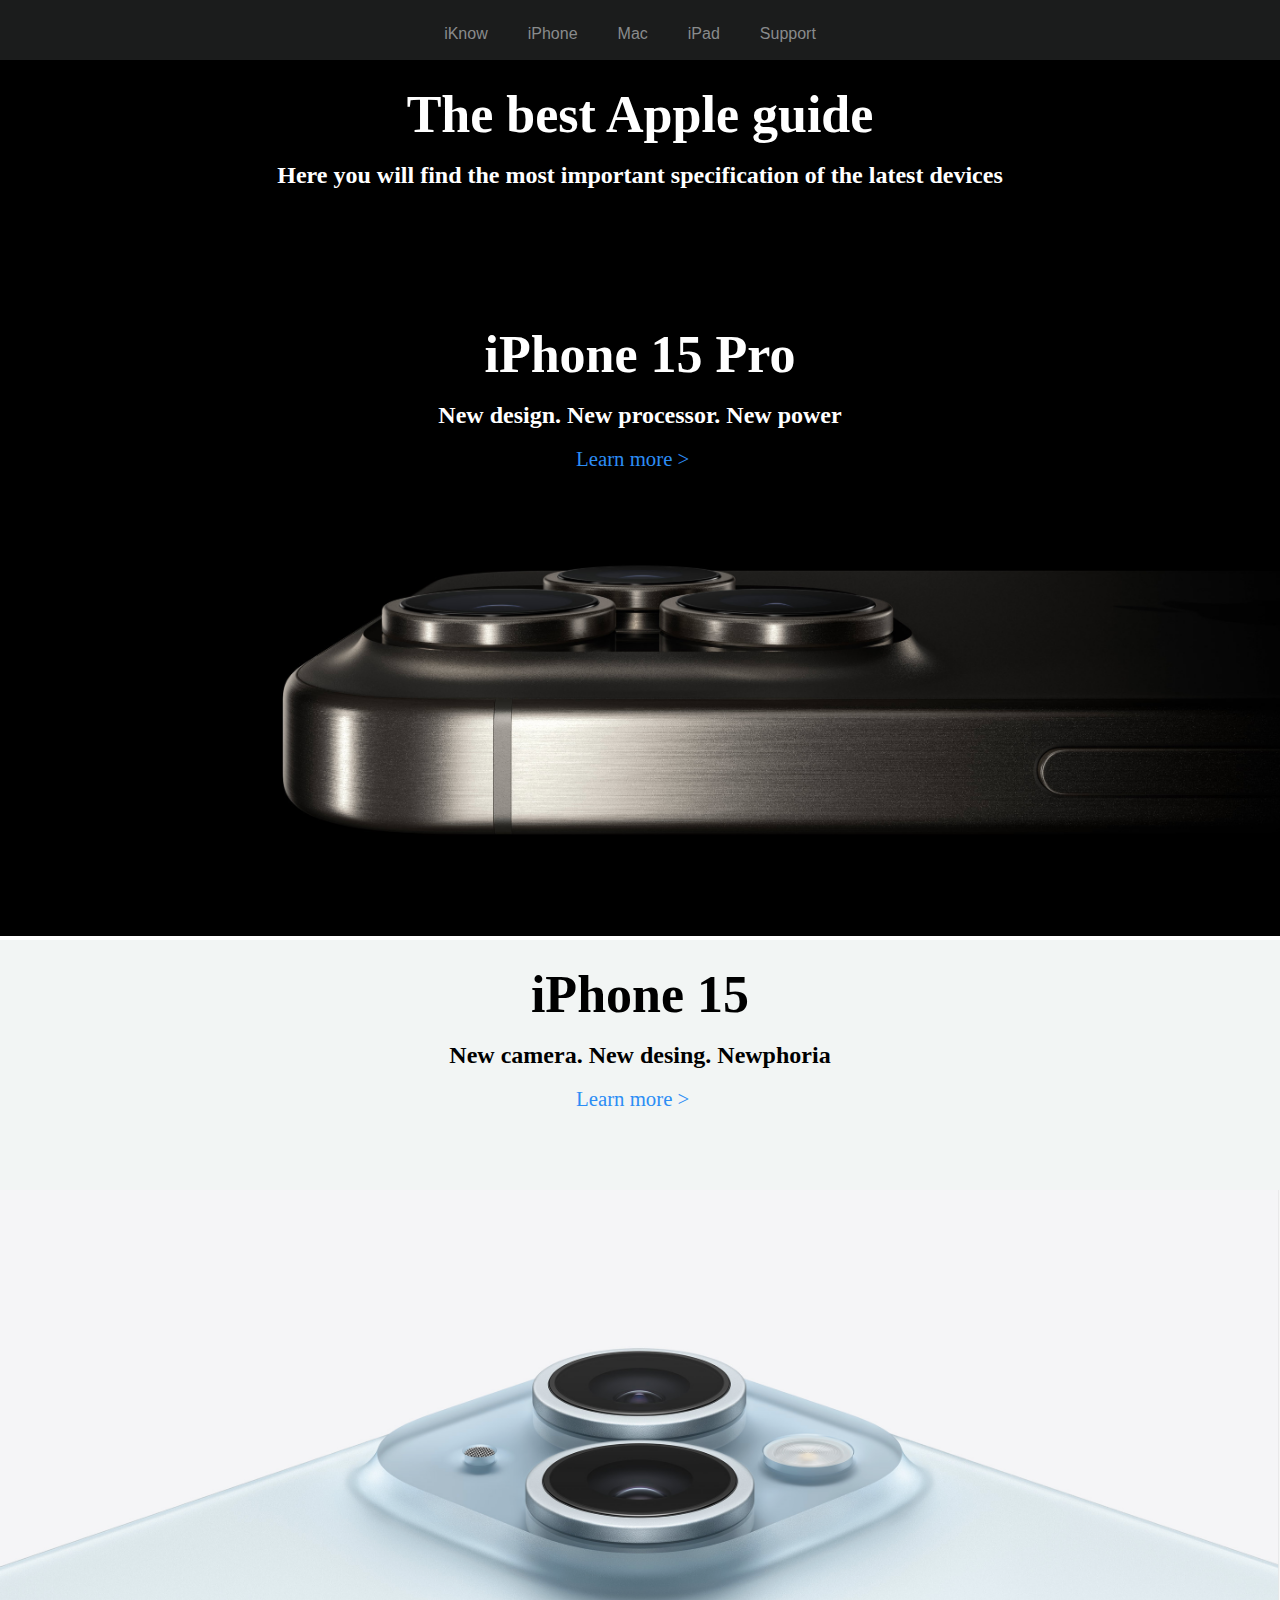
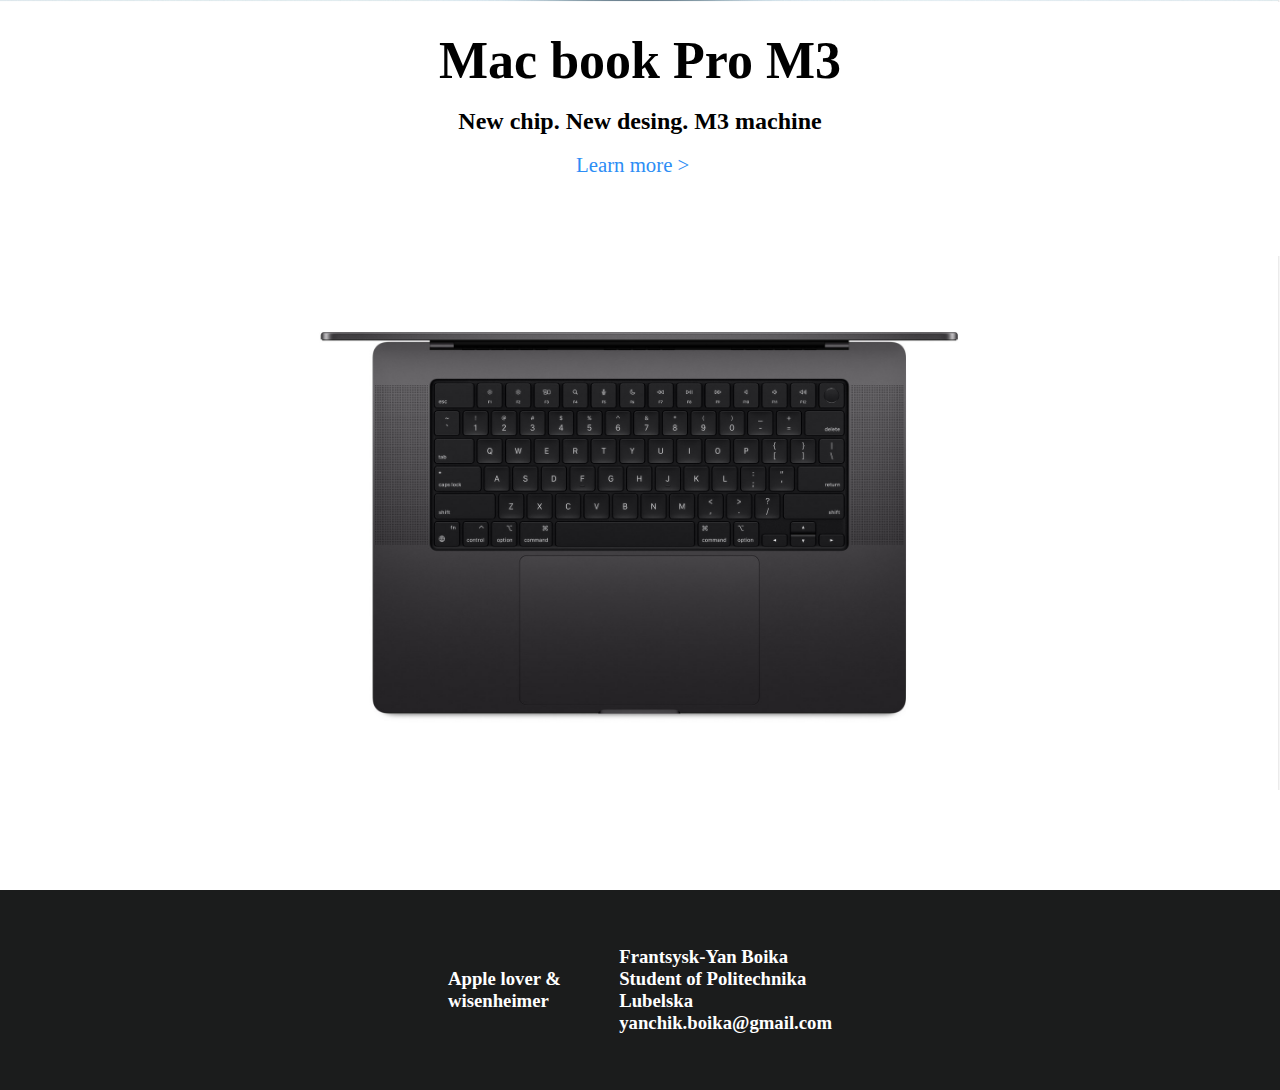
<file: public/index.html>
<!DOCTYPE html>
<html lang="en">
<head>
    <meta charset="UTF-8">
    <meta name="viewport" content="width=device-width, initial-scale=1.0, user-scalable=true">
    <title>iKnow</title>
    <link rel="stylesheet" href="css/style.css">
</head>
<body>
<header>
    <div class="all_header_menu">
        <div id="menu">
            <ul id="nav">
                <li><a href="index.html"> iKnow</a></li>
                <li><a href="iPhone.html">iPhone</a>
                    <ul class="dropdown">
                        <li><a href="iPhone.html">iPhone 15 Pro Max</a></li>
                        <li><a href="iPhone.html">iPhone 15 Pro</a></li>
                        <li><a href="iPhone.html">iPhone 15</a></li>
                        <li><a href="iPhone.html">iPhone 14 Pro Max</a></li>
                        <li><a href="iPhone.html">iPhone 14 Pro</a></li>
                        <li><a href="iPhone.html">iPhone 14</a></li>
                        <li><a href="iPhone.html">iPhone 13 Pro</a></li>
                        <li><a href="iPhone.html">iPhone 13</a></li>
                        <li><a href="iPhone.html">iPhone 13 mini</a></li>
                    </ul>
                </li>
                <li><a href="macBook.html">Mac</a>
                    <ul class="dropdown">
                        <li><a href="macBook.html">Macbook Pro M3</a></li>
                        <li><a href="macBook.html">Macbook Pro M1</a></li>
                        <li><a href="macBook.html">Macbook Air M3</a></li>
                        <li><a href="macBook.html">Macbook Air M2</a></li>
                        <li><a href="macBook.html">Macbook Air M1</a></li>
                        <li><a href="macBook.html">Mac mini</a></li>
                    </ul>
                </li>
                <li><a href="iPad.html">iPad</a>
                    <ul class="dropdown">
                        <li><a href="iPad.html">iPad Pro</a></li>
                        <li><a href="iPad.html">iPad Air</a></li>
                        <li><a href="iPad.html">iPad</a></li>
                        <li><a href="iPad.html">iPad mini</a></li>
                        <li><a href="iPad.html">Apple Pencil</a></li>
                    </ul>
                </li>
                <li><a href="support.html">Support</a>
                    <ul class="dropdown">
                        <li><a href="support.html">Contact</a></li>
                    </ul>
                </li>
            </ul>
        </div>
    </div>
</header>
<main>
    <div class="Introduction-block">
        <h2><b>The best Apple guide</b></h2><br>
        <h4>Here you will find the most important specification of the latest devices</h4>
    </div>
    <div class="Fisrt-block">
        <h2><b>iPhone 15 Pro</b></h2><br>
        <h4>New design. New processor. New power</h4><br>
        <a class="firstOne" href="iPhone.html">Learn more &gt;</a>
    </div>
    <div class="firstImage">
        <img src="image/first-image2.0.png" alt="none">
    </div>
    <div class="second-block">
        <h2><b>iPhone 15</b></h2><br>
        <h4>New camera. New desing. Newphoria</h4><br>
        <a class="firstOne" href="iPhone.html">Learn more ></a>
    </div>
    <div class="secondImage">
        <img src="image/secondImage.png" alt="none">
    </div>
    <div class="third-block">
        <h2><b>Mac book Pro M3</b></h2><br>
        <h4>New chip. New desing. M3 machine</h4><br>
        <a class="firstOne" href="macBook.html">Learn more ></a>
    </div>
    <div class="thirdImage">
        <img src="image/thirdImage2.png" alt="none">
    </div>
</main>
<footer>
    <div class="lover">
        <h3>Apple lover & wisenheimer</h3>
    </div>
    <div class="aboutme">
        <h3>Frantsysk-Yan Boika</h3>
        <h3>Student of Politechnika Lubelska</h3>
        <h3>yanchik.boika@gmail.com</h3>
    </div>
</footer>
</body>
</html>
</file>
<file: public/css/style.css>
* {
    margin: 0;
    padding: 0;
}

body {
    background: #ffffff;
    color: #fff;
}

header {
    display: flex;
    justify-content: center;
}

.all_header_menu {
    width: 100%;
    height: 50px;
    background: #1b1c1c;
    display: flex;
    justify-content: center; /* выставляем текст по центру */
    padding-bottom: 10px;
}

#menu {
    display: inline-block;
    background: #1b1c1c;
}

ul#nav li {
    margin-top: 15px;
    list-style-type: none;
    float: left; /*дает возможноть элементам меню быть в ряд*/
    background: #1b1c1c;
}

ul#nav li a { /* выставляет отступы между элементами менющки */
    display: block;
    padding: 10px;
    margin-right: 20px;
    text-decoration: none;
}

ul#nav li li a { /* выставляет длину каждого выпадаюшего блока */
    width: 250px;
}

ul#nav li ul { /* тоже влияет на выпадающюю менюшку */
    overflow: hidden;
    display: none;
    position: absolute;
}

ul#nav li:hover ul { /* благодаря этому блоку при навелении выпадает менюшка */
    position: absolute;
    padding: 0;
    display: block;
    width: 250px;
    background: #1b1c1c;
    margin-top: 2.4%; /* выставляет отступ, чтобы первый элемент менюшки не налазил на элемент главного меню */
    margin-bottom: -2%;
}

#menu li { /* здесь даем слить tексту главной менюшки */
    margin: 0;
    padding: 0;
    list-style: none;
    font-family: Arial;
    font-size: 100%;
}

#menu a {
    float: left;
    display: inline-block;
    color: #898b8c;
    text-decoration: none;
    background: #1b1c1c;
}

#menu a:hover {
    /*background: #454443;*/
    color: #ffffff;
    text-decoration: none;
}
.Introduction-block{
    background: black;
    /*background: #1b1c1c;*/
    display: block;
    width: 100%;
    height: 15em;
}
.Introduction-block h2 {
    font-family: calibri;
    color: white;
    justify-content: center; /* выставляем текст по центру */
    text-align: center;
    padding-top: 25px;
    font-size: 325%;
}

.Introduction-block h4 {
    font-family: AppleGothic;
    color: #ffffff;
    justify-content: center; /* выставляем текст по центру */
    text-align: center;
    font-size: 150%;
}

.Fisrt-block {
    display: block;
    background: black;
    width: 100%;
    height: 200px;
}

.Fisrt-block h2 {
    font-family: calibri;
    color: white;
    justify-content: center; /* выставляем текст по центру */
    text-align: center;
    padding-top: 25px;
    font-size: 325%;
}

.Fisrt-block h4 {
    font-family: AppleGothic;
    color: #ffffff;
    justify-content: center; /* выставляем текст по центру */
    text-align: center;
    font-size: 150%;
}

.firstOne {
    color: #2c8df5;
    justify-content: center;
    text-align: center;
    padding-left: 45%;
    text-decoration: none;
    font-size: 130%;
    font-family: "Apple SD Gothic Neo";
}
.firstImage img{
    width: 100%;
}
.secondImage img{
    width: 100%;
}
.thirdImage img{
    width: 100%;
}

.secondOne {
    color: #2c8df5;
    justify-content: center;
    text-align: center;
    padding-left: 35px;
    text-decoration: none;
    font-size: 130%;
    font-family: "Apple SD Gothic Neo";
}
.Fisrt-block a:hover{
    text-decoration: underline;
}
.second-block{
    display: block;
    background: #f2f5f4;
    width: 100%;
    height: 250px;
}
.second-block h2 {
    font-family: calibri;
    color: black;
    justify-content: center; /* выставляем текст по центру */
    text-align: center;
    padding-top: 25px;
    font-size: 325%;
}

.second-block h4 {
    font-family: AppleGothic;
    color: black;
    justify-content: center; /* выставляем текст по центру */
    text-align: center;
    font-size: 150%;
}
.second-block a:hover{
    text-decoration: underline;
}

.third-block{
    display: block;
    background: white;
    width: 100%;
    height: 250px;
}
.third-block h2 {
    font-family: calibri;
    color: black;
    justify-content: center; /* выставляем текст по центру */
    text-align: center;
    padding-top: 25px;
    font-size: 325%;
}

.third-block h4 {
    font-family: AppleGothic;
    color: black;
    justify-content: center; /* выставляем текст по центру */
    text-align: center;
    font-size: 150%;
}
.third-block a:hover{
    text-decoration: underline;
}

footer {
    margin-top: 6em;
    height: 200px;
    width: 100%;
    background: #1b1c1c;
    color: white;
    display: flex;
    justify-content: space-around; /* Равномерно распределяет пространство между дочерними элементами */
    align-items: center; /* Выравнивает дочерние элементы по центру по вертикали */
}

footer .lover,
footer .aboutme {
    width: 45%; /* Ширина каждого столбца */
}

footer .lover {
    text-align: left; /* Выравнивание текста в левом столбце */
    margin-left: 35%; /* Дополнительный отступ для лучшего визуального разделения от края */
}

footer .aboutme {
    text-align: left; /* Выравнивание текста в правом столбце */
    margin-right:35%; /* Дополнительный отступ для лучшего визуального разделения от края */
}

/* Добавляем медиа-запросы для устройств с максимальной шириной экрана до 768px */
@media screen and (max-width: 768px) {
    /* Здесь вы можете добавить стили, которые будут применяться для устройств с шириной экрана до 768px */
    header {
        flex-direction: column; /* изменяем направление расположения элементов в header на столбец */
    }

    .all_header_menu {
        height: auto; /* автоматический размер высоты для header меню */
        padding-bottom: 0; /* убираем отступ снизу */
    }

    ul#nav li {
        float: none; /* отменяем float для элементов меню */
        margin: 10px 0; /* добавляем отступы между элементами меню */
    }

    ul#nav li a {
        margin-right: 0; /* убираем правый отступ у элементов меню */
    }

    ul#nav li ul {
        position: static; /* изменяем позицию выпадающего меню на статическую */
        display: none; /* скрываем выпадающее меню по умолчанию */
    }

    ul#nav li:hover ul {
        margin-top: 0; /* убираем отступ сверху у выпадающего меню */
    }
    footer{
        margin-top: 5em;
    }
    footer .lover {
        text-align: left;
        margin-right: 20px; /* Добавляем правый отступ между элементами */
        font-size: 14px;
    }

    footer .aboutme {
        text-align: left;
        font-size: 14px;
    }
    ul#nav li:hover ul {
        position: absolute;
        padding: 0;
        display: block;
        width: 250px;
        background: #1b1c1c;
        margin-top: 2.4%;
        margin-bottom: -2%;
        right: 0; /* Добавляем, чтобы панель выскакивала с левого края */
    }
}
</file>
